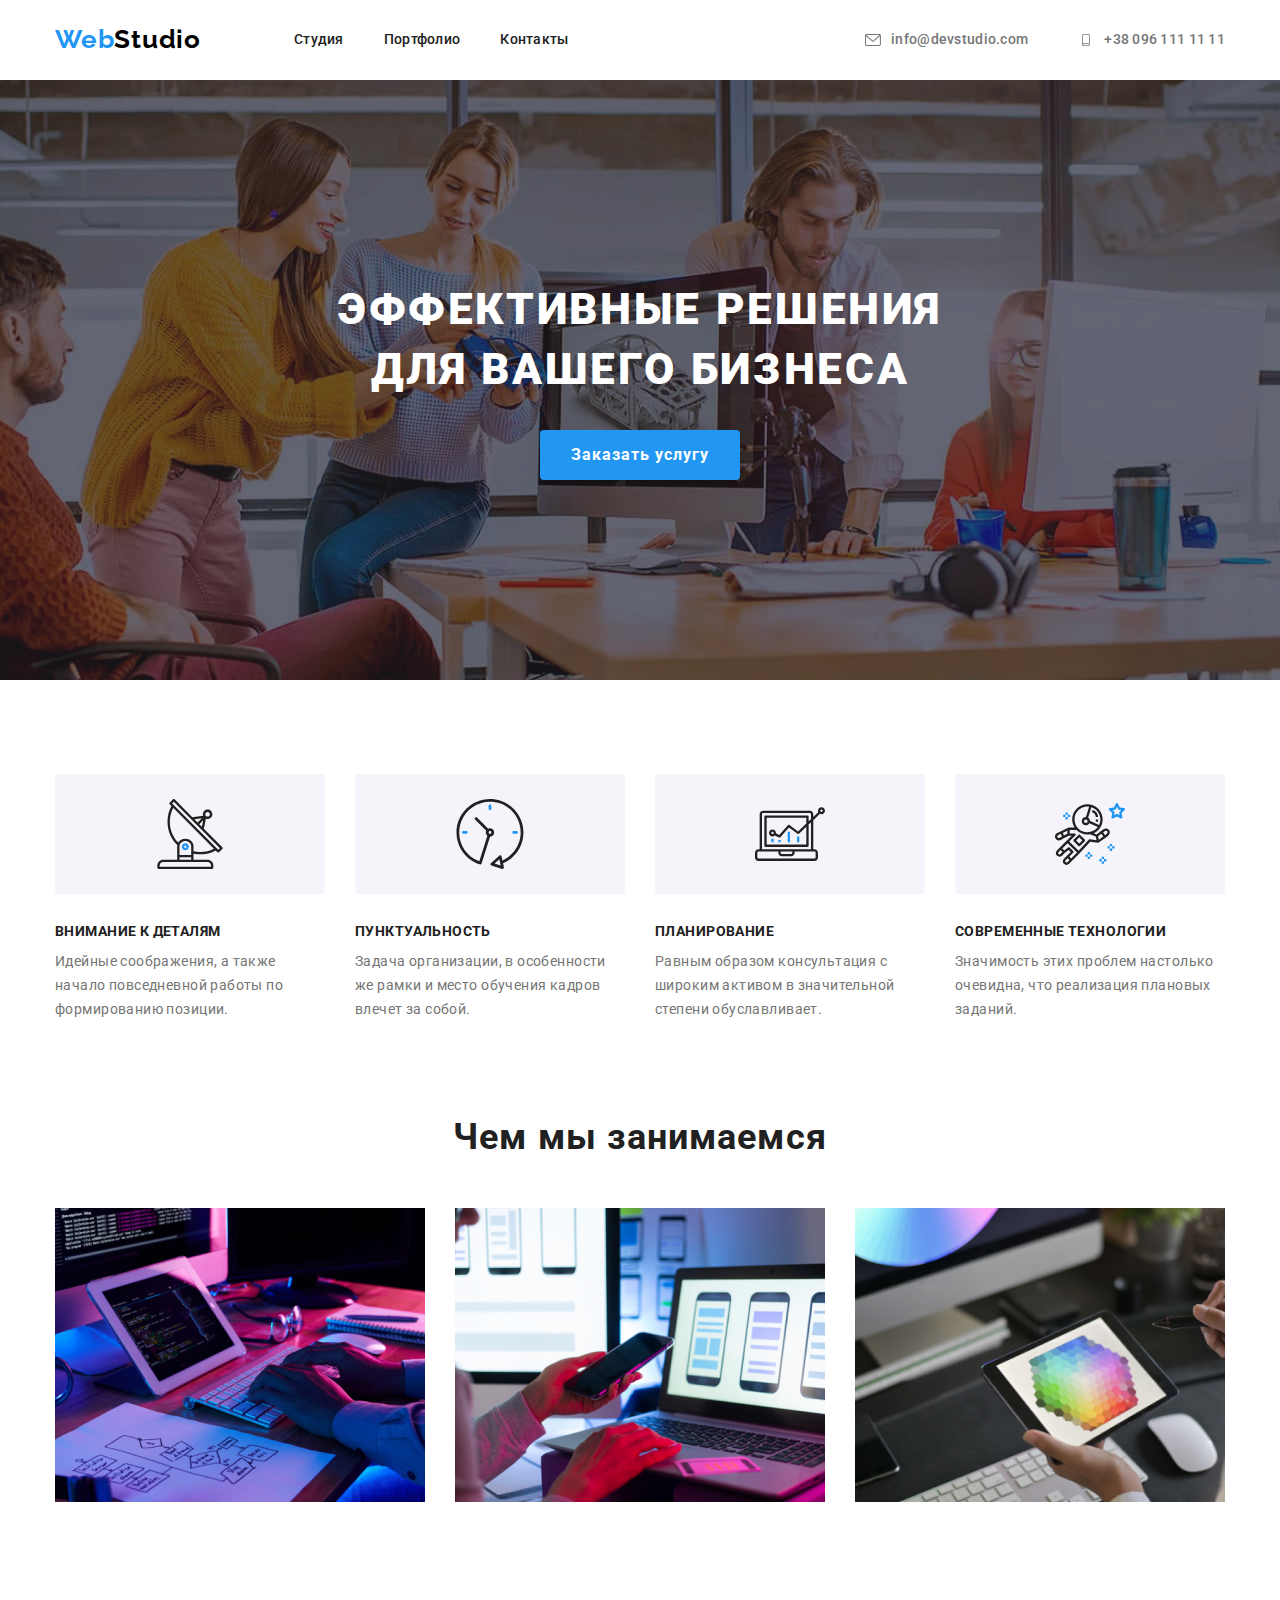
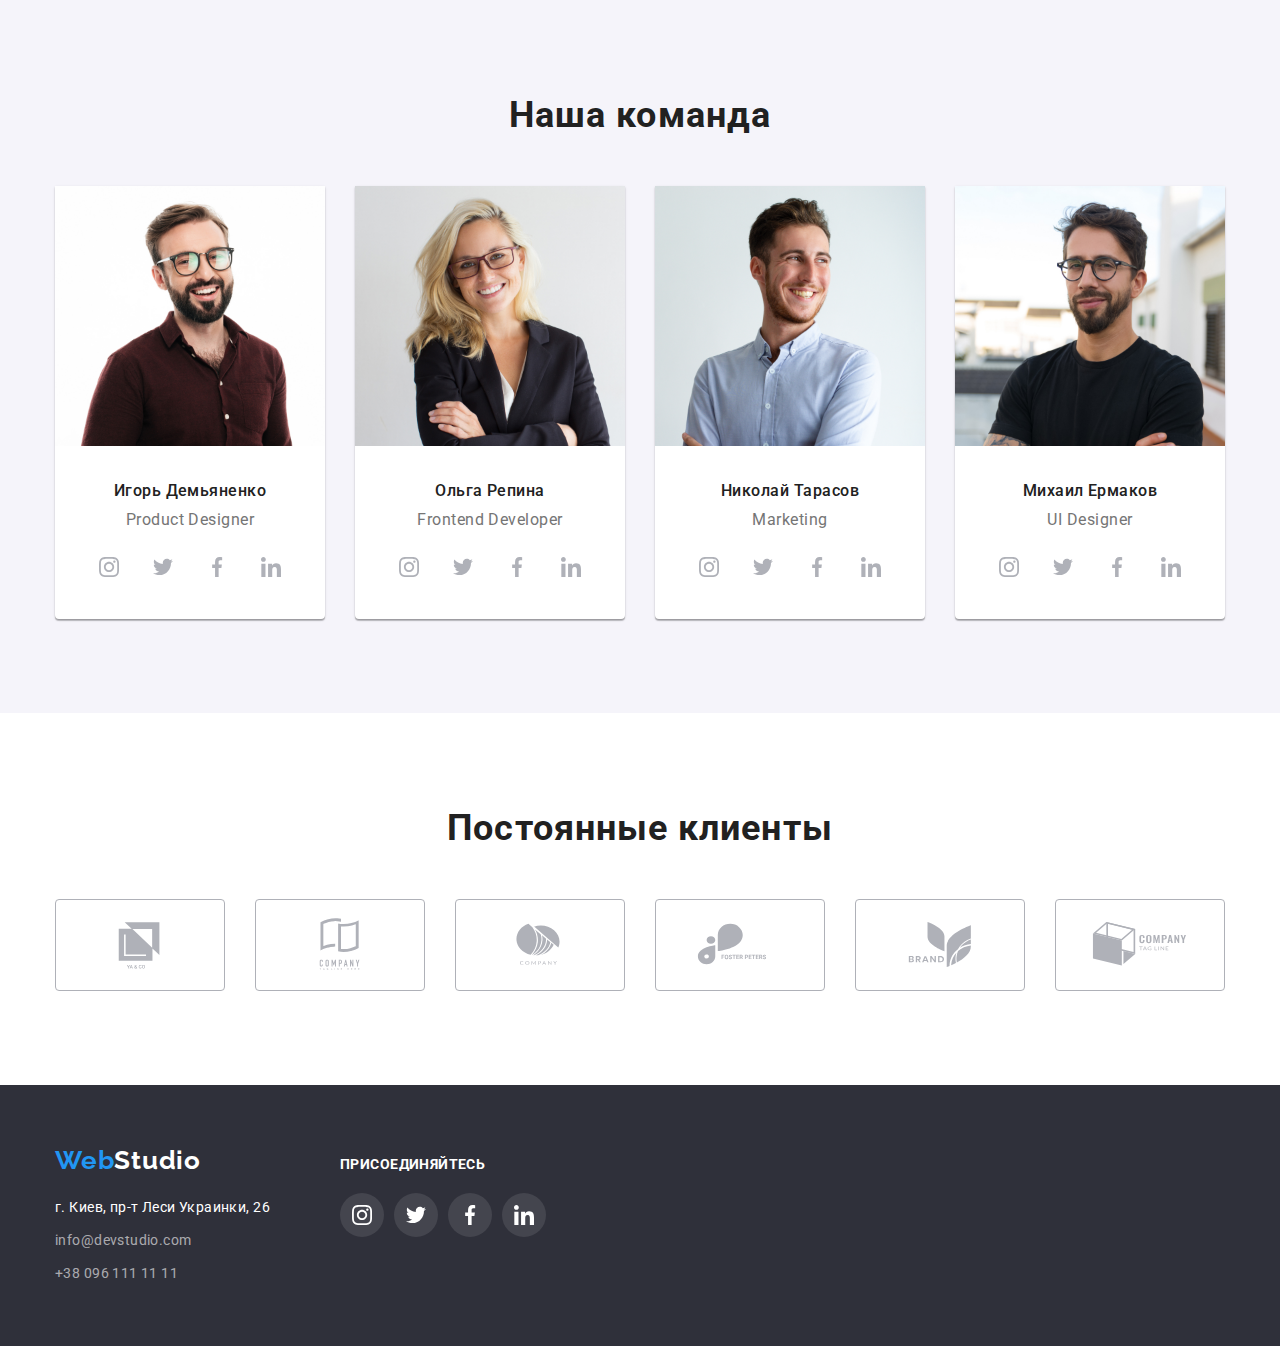
<file: index.html>
<!DOCTYPE html>
<html lang="ru">
  <head>
    <meta charset="UTF-8" />
    <meta http-equiv="X-UA-Compatible" content="IE=edge" />
    <meta name="viewport" content="width=device-width, initial-scale=1.0" />
    <link rel="preconnect" href="https://fonts.googleapis.com" />
    <link rel="preconnect" href="https://fonts.gstatic.com" crossorigin />
    <link
      href="https://fonts.googleapis.com/css2?family=Raleway:wght@700&family=Roboto:wght@400;500;700;900&display=swap"
      rel="stylesheet"
    />
    <link
      rel="stylesheet"
      href="https://cdnjs.cloudflare.com/ajax/libs/modern-normalize/1.1.0/modern-normalize.min.css"
    />
    <link rel="stylesheet" href="./css/styles.css" />
    <title>Document</title>
  </head>
  <body>
    <!--Шапка сайта-->
    <header class="header">
      <div class="container container-header">
        <nav class="container-nav">
          <a class="logo-header" href=""
            ><span class="logo-first">Web</span>Studio</a
          >
          <ul class="header-list list">
            <li class="header-item">
              <a class="header-link link" href="./index.html">Студия</a>
            </li>
            <li class="header-item">
              <a class="header-link link" href="./portfolio.html">Портфолио</a>
            </li>
            <li class="header-item">
              <a class="header-link link" href="">Контакты</a>
            </li>
          </ul>
        </nav>
        <div class="header-contact">
          <ul class="header-contacts-list list">
            <li class="header-mail-list">
              <a class="header-mail-link link" href="mailto:info@devstudio.com">
                <svg class="header-mail-icon" width="16" height="12">
                  <use href="./images/icons.svg#mail"></use>
                </svg>
                info@devstudio.com
              </a>
            </li>
            <li class="header-tel-list">
              <a class="header-tel-link link" href="tel:+380961111111">
                <svg class="header-tel-icon" width="16" height="12">
                  <use href="./images/icons.svg#smartphone"></use>
                </svg>
                +38 096 111 11 11</a
              >
            </li>
          </ul>
        </div>
      </div>
    </header>
    <main>
      <!--Баннер-->
      <section class="hero">
        <h1 class="hero-title">Эффективные решения <br />для вашего бизнеса</h1>
        <button type="button" class="hero-btn btn">Заказать услугу</button>
      </section>
      <!--ABOUT US-->
      <section class="about">
        <div class="container">
          <ul class="about-list list">
            <li class="about-item">
              <div class="about-icon-bcg">
                <svg class="about-icon" width="70" height="70">
                  <use href="./images/icons.svg#antenna"></use>
                </svg>
              </div>
              <h3 class="about-title title">Внимание к деталям</h3>
              <p class="about-text">
                Идейные соображения, а также начало повседневной работы по
                формированию позиции.
              </p>
            </li>
            <li class="about-item">
              <div class="about-icon-bcg">
                <svg class="about-icon" width="70" height="70">
                  <use href="./images/icons.svg#clock"></use>
                </svg>
              </div>
              <h3 class="about-title title">Пунктуальность</h3>
              <p class="about-text">
                Задача организации, в особенности же рамки и место обучения
                кадров влечет за собой.
              </p>
            </li>
            <li class="about-item">
              <div class="about-icon-bcg">
                <svg class="about-icon" width="70" height="70">
                  <use href="./images/icons.svg#diagram"></use>
                </svg>
              </div>
              <h3 class="about-title title">Планирование</h3>
              <p class="about-text">
                Равным образом консультация с широким активом в значительной
                степени обуславливает.
              </p>
            </li>
            <li class="about-item">
              <div class="about-icon-bcg">
                <svg class="about-icon" width="70" height="70">
                  <use href="./images/icons.svg#astronaut"></use>
                </svg>
              </div>
              <h3 class="about-title title">Современные технологии</h3>
              <p class="about-text">
                Значимость этих проблем настолько очевидна, что реализация
                плановых заданий.
              </p>
            </li>
          </ul>
        </div>
      </section>
      <!--WHAT WE DO-->
      <section class="gallery-section">
        <div class="container">
          <h2 class="gallery-title">Чем мы занимаемся</h2>
          <ul class="galery-list list">
            <li class="gallery-item">
              <img
                src="./images/box1.jpg"
                alt="человек и планшет"
                width="370"
              />
            </li>
            <li class="gallery-item">
              <img
                src="./images/box2.jpg"
                alt="ноутбук и человек с телефоном"
                width="370"
              />
            </li>
            <li class="gallery-item">
              <img src="./images/box3.jpg" alt="планшет в руках" width="370" />
            </li>
          </ul>
        </div>
      </section>
      <!----------------OUR TEAM------------- -->
      <section class="team-section">
        <div class="container">
          <h2 class="team-title">Наша команда</h2>
          <ul class="team-list list">
            <li class="team-item">
              <img
                src="./images/img1.jpg"
                alt="мужчина с бородой"
                width="270"
              />
              <div class="team-worker">
                <h3 class="team-name">Игорь Демьяненко</h3>
                <p class="team-profession">Product Designer</p>
                <ul class="team-icon-list list">
                  <li class="team-icon-item">
                    <a href="" class="team-icon-link">
                      <svg class="team-icon-svg" width="20" height="20">
                        <use href="./images/icons.svg#instagram"></use>
                      </svg>
                    </a>
                  </li>
                  <li class="team-icon-item">
                    <a href="" class="team-icon-link">
                      <svg class="team-icon-svg" width="20" height="20">
                        <use href="./images/icons.svg#twitter"></use>
                      </svg>
                    </a>
                  </li>
                  <li class="team-icon-item">
                    <a href="" class="team-icon-link">
                      <svg class="team-icon-svg" width="20" height="20">
                        <use href="./images/icons.svg#facebook"></use>
                      </svg>
                    </a>
                  </li>
                  <li class="team-icon-item">
                    <a href="" class="team-icon-link">
                      <svg class="team-icon-svg" width="20" height="20">
                        <use href="./images/icons.svg#linkedin"></use>
                      </svg>
                    </a>
                  </li>
                </ul>
              </div>
            </li>
            <li class="team-item">
              <img
                src="./images/img2.jpg"
                alt="девушка блондинка"
                width="270"
              />
              <div class="team-worker">
                <h3 class="team-name">Ольга Репина</h3>
                <p class="team-profession">Frontend Developer</p>
                <ul class="team-icon-list list">
                  <li class="team-icon-item">
                    <a href="" class="team-icon-link">
                      <svg class="team-icon-svg" width="20" height="20">
                        <use href="./images/icons.svg#instagram"></use>
                      </svg>
                    </a>
                  </li>
                  <li class="team-icon-item">
                    <a href="" class="team-icon-link">
                      <svg class="team-icon-svg" width="20" height="20">
                        <use href="./images/icons.svg#twitter"></use>
                      </svg>
                    </a>
                  </li>
                  <li class="team-icon-item">
                    <a href="" class="team-icon-link">
                      <svg class="team-icon-svg" width="20" height="20">
                        <use href="./images/icons.svg#facebook"></use>
                      </svg>
                    </a>
                  </li>
                  <li class="team-icon-item">
                    <a href="" class="team-icon-link">
                      <svg class="team-icon-svg" width="20" height="20">
                        <use href="./images/icons.svg#linkedin"></use>
                      </svg>
                    </a>
                  </li>
                </ul>
              </div>
            </li>
            <li class="team-item">
              <img src="./images/img3.jpg" alt="парень улыбается" width="270" />
              <div class="team-worker">
                <h3 class="team-name">Николай Тарасов</h3>
                <p class="team-profession">Marketing</p>
                <ul class="team-icon-list list">
                  <li class="team-icon-item">
                    <a href="" class="team-icon-link">
                      <svg class="team-icon-svg" width="20" height="20">
                        <use href="./images/icons.svg#instagram"></use>
                      </svg>
                    </a>
                  </li>
                  <li class="team-icon-item">
                    <a href="" class="team-icon-link">
                      <svg class="team-icon-svg" width="20" height="20">
                        <use href="./images/icons.svg#twitter"></use>
                      </svg>
                    </a>
                  </li>
                  <li class="team-icon-item">
                    <a href="" class="team-icon-link">
                      <svg class="team-icon-svg" width="20" height="20">
                        <use href="./images/icons.svg#facebook"></use>
                      </svg>
                    </a>
                  </li>
                  <li class="team-icon-item">
                    <a href="" class="team-icon-link">
                      <svg class="team-icon-svg" width="20" height="20">
                        <use href="./images/icons.svg#linkedin"></use>
                      </svg>
                    </a>
                  </li>
                </ul>
              </div>
            </li>
            <li class="team-item">
              <img src="./images/img4.jpg" alt="парень серьезный" width="270" />
              <div class="team-worker">
                <h3 class="team-name">Михаил Ермаков</h3>
                <p class="team-profession">UI Designer</p>
                <ul class="team-icon-list list">
                  <li class="team-icon-item">
                    <a href="" class="team-icon-link">
                      <svg class="team-icon-svg" width="20" height="20">
                        <use href="./images/icons.svg#instagram"></use>
                      </svg>
                    </a>
                  </li>
                  <li class="team-icon-item">
                    <a href="" class="team-icon-link">
                      <svg class="team-icon-svg" width="20" height="20">
                        <use href="./images/icons.svg#twitter"></use>
                      </svg>
                    </a>
                  </li>
                  <li class="team-icon-item">
                    <a href="" class="team-icon-link">
                      <svg class="team-icon-svg" width="20" height="20">
                        <use href="./images/icons.svg#facebook"></use>
                      </svg>
                    </a>
                  </li>
                  <li class="team-icon-item">
                    <a href="" class="team-icon-link">
                      <svg class="team-icon-svg" width="20" height="20">
                        <use href="./images/icons.svg#linkedin"></use>
                      </svg>
                    </a>
                  </li>
                </ul>
              </div>
            </li>
          </ul>
        </div>
      </section>
      <!-- ------------CLIENTS---------------- -->
      <section class="clients">
        <div class="container">
          <h2 class="clients-title">Постоянные клиенты</h2>
          <ul class="clients-list list">
            <li class="cliets-item">
              <a href="" class="clients-link">
                <svg class="clients-icon" width="106" height="60">
                  <use href="./images/icons.svg#logo1"></use>
                </svg>
              </a>
            </li>
            <li class="cliets-item">
              <a href="" class="clients-link">
                <svg class="clients-icon" width="106" height="60">
                  <use href="./images/icons.svg#logo2"></use>
                </svg>
              </a>
            </li>
            <li class="cliets-item">
              <a href="" class="clients-link">
                <svg class="clients-icon" width="106" height="60">
                  <use href="./images/icons.svg#logo3"></use>
                </svg>
              </a>
            </li>
            <li class="cliets-item">
              <a href="" class="clients-link">
                <svg class="clients-icon" width="106" height="60">
                  <use href="./images/icons.svg#logo4"></use>
                </svg>
              </a>
            </li>
            <li class="cliets-item">
              <a href="" class="clients-link">
                <svg class="clients-icon" width="106" height="60">
                  <use href="./images/icons.svg#logo5"></use>
                </svg>
              </a>
            </li>
            <li class="cliets-item">
              <a href="" class="clients-link">
                <svg class="clients-icon" width="106" height="60">
                  <use href="./images/icons.svg#logo6"></use>
                </svg>
              </a>
            </li>
          </ul>
        </div>
      </section>
    </main>
    <footer class="footer">
      <div class="footer-container container">
        <div class="container-footer-box">
          <div class="container-logo-footer">
            <a class="logo-footer" href=""
              ><span class="logo-first">Web</span>Studio</a
            >
          </div>
          <address href="" class="footer-address">
            г. Киев, пр-т Леси Украинки, 26
          </address>
          <ul class="list">
            <li class="footer-mail">
              <a class="footer-contacts link" href="mailto:info@devstudio.com"
                >info@devstudio.com</a
              >
            </li>
            <li class="footer-tell">
              <a class="footer-contacts link" href="tel:+380961111111"
                >+38 096 111 11 11</a
              >
            </li>
          </ul>
        </div>
        <div class="footer-icon">
          <h3 class="footer-title">присоединяйтесь</h3>
          <ul class="footer-icon-list list">
            <li class="footer-icon-item">
              <a href="" class="footer-icon-link">
                <svg class="footer-icon-svg" width="20" height="20">
                  <use href="./images/icons.svg#instagram"></use>
                </svg>
              </a>
            </li>
            <li class="footer-icon-item">
              <a href="" class="footer-icon-link">
                <svg class="footer-icon-svg" width="20" height="20">
                  <use href="./images/icons.svg#twitter"></use>
                </svg>
              </a>
            </li>
            <li class="footer-icon-item">
              <a href="" class="footer-icon-link">
                <svg class="footer-icon-svg" width="20" height="20">
                  <use href="./images/icons.svg#facebook"></use>
                </svg>
              </a>
            </li>
            <li class="footer-icon-item">
              <a href="" class="footer-icon-link">
                <svg class="footer-icon-svg" width="20" height="20">
                  <use href="./images/icons.svg#linkedin"></use>
                </svg>
              </a>
            </li>
          </ul>
        </div>
      </div>
    </footer>
  </body>
</html>
</file>
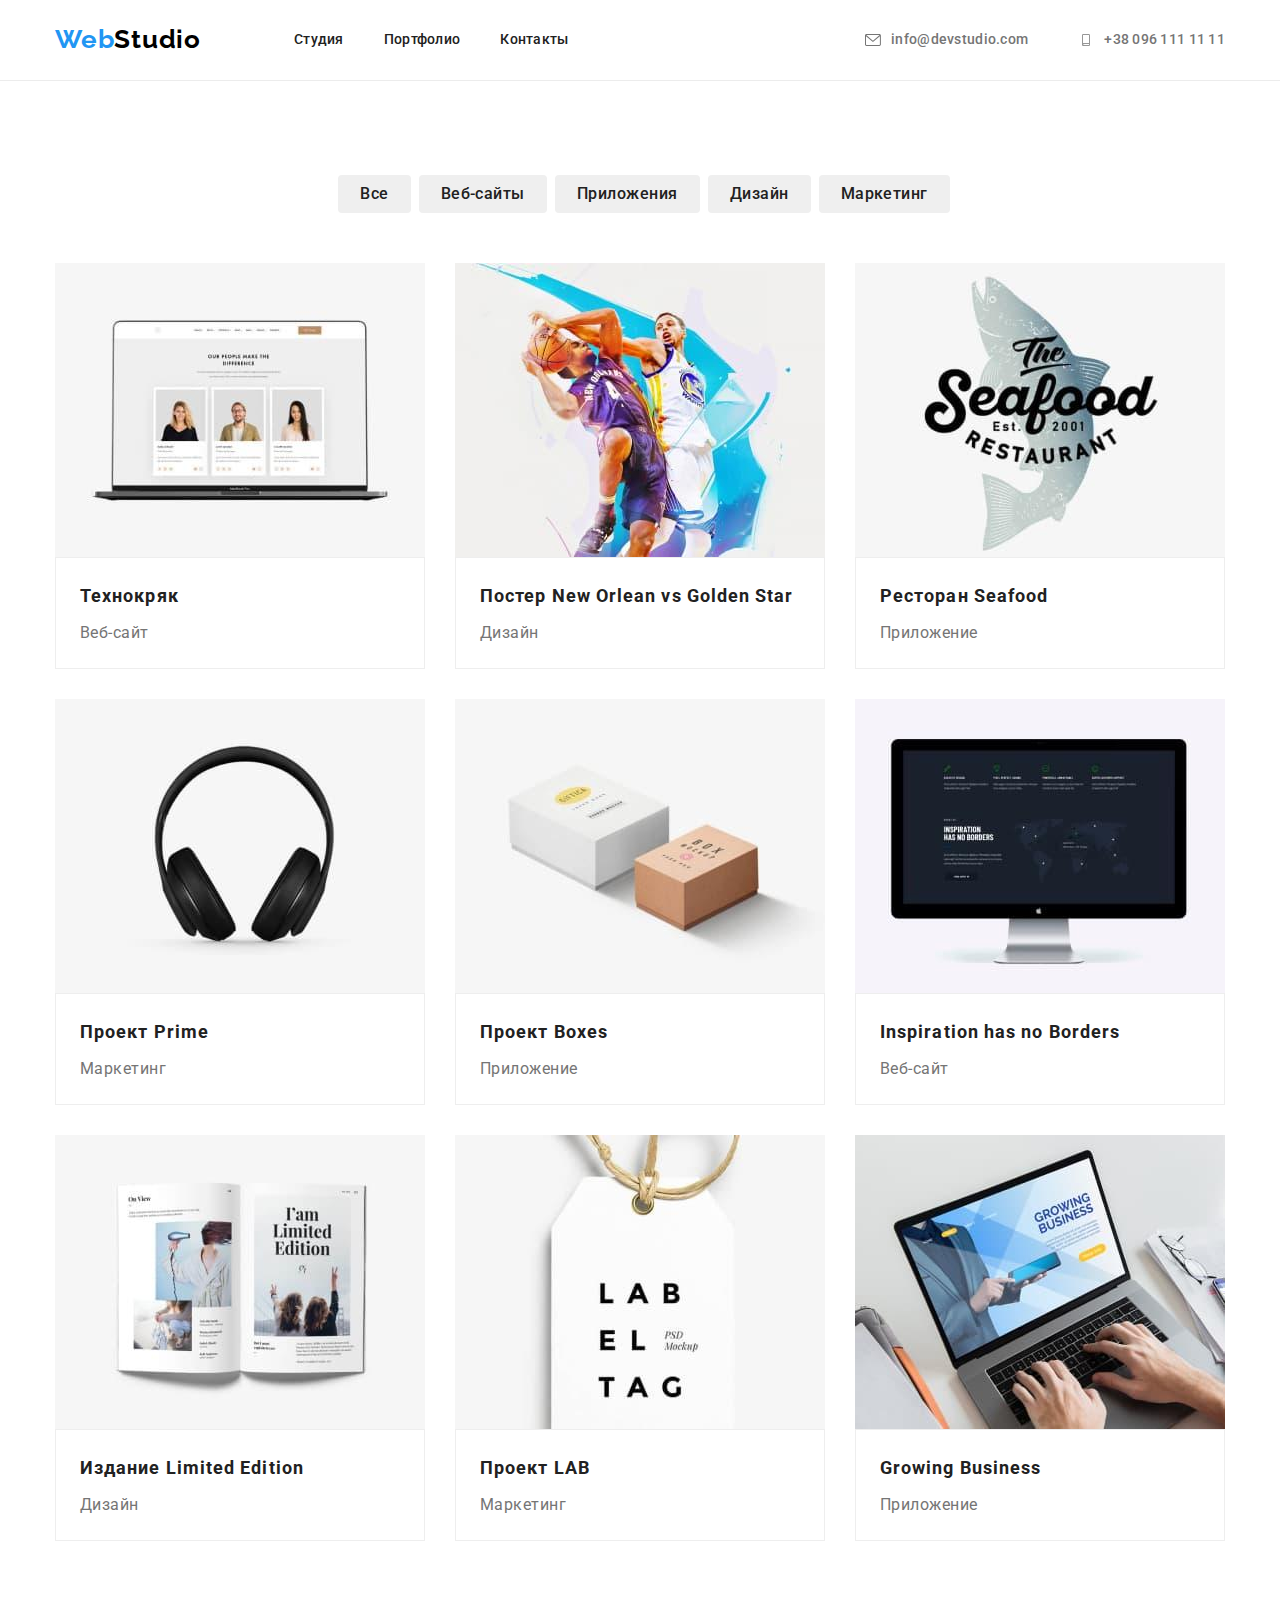
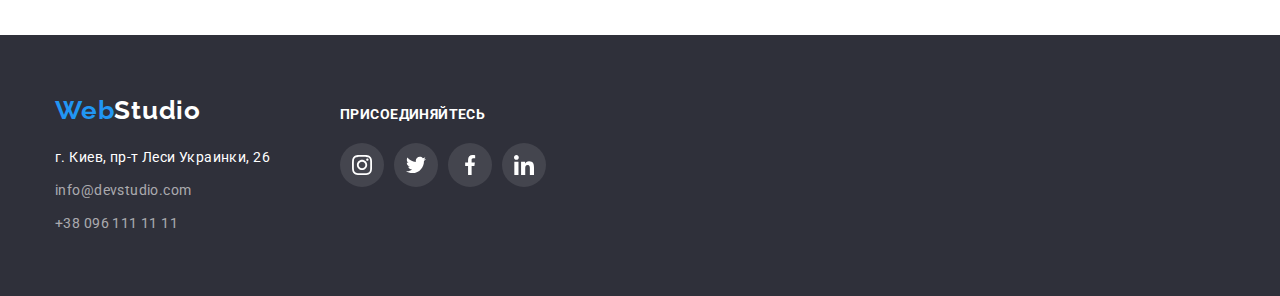
<file: portfolio.html>
<!DOCTYPE html>
<html lang="ru">
  <head>
    <meta charset="UTF-8" />
    <meta http-equiv="X-UA-Compatible" content="IE=edge" />
    <meta name="viewport" content="width=device-width, initial-scale=1.0" />
    <link rel="preconnect" href="https://fonts.googleapis.com" />
    <link rel="preconnect" href="https://fonts.gstatic.com" crossorigin />
    <link
      href="https://fonts.googleapis.com/css2?family=Raleway:wght@700&family=Roboto:wght@400;500;700;900&display=swap"
      rel="stylesheet"
    />
    <link
      rel="stylesheet"
      href="https://cdnjs.cloudflare.com/ajax/libs/modern-normalize/1.1.0/modern-normalize.min.css"
    />
    <link rel="stylesheet" href="./css/styles.css" />
    <title>Document</title>
  </head>
  <body>
    <!--Шапка сайта-->
    <header class="header-portfolio header">
      <div class="container container-header">
        <nav class="container-nav">
          <a class="logo-header" href=""
            ><span class="logo-first">Web</span>Studio</a
          >
          <ul class="header-list list">
            <li class="header-item">
              <a class="header-link link" href="./index.html">Студия</a>
            </li>
            <li class="header-item">
              <a class="header-link link" href="./portfolio.html">Портфолио</a>
            </li>
            <li class="header-item">
              <a class="header-link link" href="">Контакты</a>
            </li>
          </ul>
        </nav>
        <div class="header-contact">
          <ul class="header-contacts-list list">
            <li class="header-mail-list">
              <a class="header-mail-link link" href="mailto:info@devstudio.com">
                <svg class="header-mail-icon" width="16" height="12">
                  <use href="./images/icons.svg#mail"></use>
                </svg>
                info@devstudio.com
              </a>
            </li>
            <li class="header-tel-list">
              <a class="header-tel-link link" href="tel:+380961111111">
                <svg class="header-tel-icon" width="16" height="12">
                  <use href="./images/icons.svg#smartphone"></use>
                </svg>
                +38 096 111 11 11</a
              >
            </li>
          </ul>
        </div>
      </div>
    </header>
    <main>
      <!-- Наши проекты -->
      <section class="projects">
        <h1 class="projects-title">Наши проекты</h1>
        <div class="container-projects container">
          <ul class="projects-list list">
            <li class="projects-item">
              <button
                href=""
                class="projects-link btn-portfolio btn-portfolio-text"
                type="button"
              >
                Все
              </button>
            </li>
            <li class="projects-item">
              <button
                href=""
                class="projects-link btn-portfolio btn-portfolio-text"
                type="button"
              >
                Веб-сайты
              </button>
            </li>
            <li class="projects-item">
              <button
                href=""
                class="projects-link btn-portfolio btn-portfolio-text"
                type="button"
              >
                Приложения
              </button>
            </li>
            <li class="projects-item">
              <button
                href=""
                class="projects-link btn-portfolio btn-portfolio-text"
                type="button"
              >
                Дизайн
              </button>
            </li>
            <li class="projects-item">
              <button
                href=""
                class="projects-link btn-portfolio btn-portfolio-text"
                type="button"
              >
                Маркетинг
              </button>
            </li>
          </ul>
        </div>
        <div class="container">
          <ul class="work-list list">
            <li class="work-item">
              <a class="work-link link" href="">
                <img
                  class="work-picture no-gap"
                  src="./images/portfolio1.jpg"
                  alt="трое людей"
                  width="370"
                />
                <div class="work-border">
                  <h2 class="company">Технокряк</h2>
                  <p class="company-work">Веб-сайт</p>
                </div>
              </a>
            </li>
            <li class="work-item">
              <a class="work-link link" href=""
                ><img
                  class="work-picture no-gap"
                  src="./images/portfolio2.jpg"
                  alt="двое баскетболистов с мячом"
                  width="370"
                />
                <div class="work-border">
                  <h2 class="company">
                    Постер <span lang="en">New Orlean vs Golden Star</span>
                  </h2>
                  <p class="company-work">Дизайн</p>
                </div>
              </a>
            </li>
            <li class="work-item">
              <a class="work-link link" href=""
                ><img
                  class="work-picture no-gap"
                  src="./images/portfolio3.jpg"
                  alt="логотип"
                  width="370"
                />
                <div class="work-border">
                  <h2 class="company">
                    Ресторан <span lang="en">Seafood</span>
                  </h2>
                  <p class="company-work">Приложение</p>
                </div>
              </a>
            </li>
            <li class="work-item">
              <a class="work-link link" href=""
                ><img
                  class="work-picture no-gap"
                  src="./images/portfolio4.jpg"
                  alt="наушники"
                  width="370"
                />
                <div class="work-border">
                  <h2 class="company">Проект <span lang="en">Prime</span></h2>
                  <p class="company-work">Маркетинг</p>
                </div>
              </a>
            </li>
            <li class="work-item">
              <a class="work-link link" href=""
                ><img
                  class="work-picture no-gap"
                  src="./images/portfolio5.jpg"
                  alt="два кубика"
                  width="370"
                />
                <div class="work-border">
                  <h2 class="company">Проект <span lang="en">Boxes</span></h2>
                  <p class="company-work">Приложение</p>
                </div>
              </a>
            </li>
            <li class="work-item">
              <a class="work-link link" href=""
                ><img
                  class="work-picture no-gap"
                  src="./images/portfolio6.jpg"
                  alt="монитор"
                  width="370"
                />
                <div class="work-border">
                  <h2 class="company" lang="en">Inspiration has no Borders</h2>
                  <p class="company-work">Веб-сайт</p>
                </div>
              </a>
            </li>
            <li class="work-item">
              <a class="work-link link" href=""
                ><img
                  class="work-picture no-gap"
                  src="./images/portfolio7.jpg"
                  alt="книга"
                  width="370"
                />
                <div class="work-border">
                  <h2 class="company">
                    Издание <span lang="en">Limited Edition</span>
                  </h2>
                  <p class="company-work">Дизайн</p>
                </div>
              </a>
            </li>
            <li class="work-item">
              <a class="work-link link" href=""
                ><img
                  class="work-picture no-gap"
                  src="./images/portfolio8.jpg"
                  alt="логотип"
                  width="370"
                />
                <div class="work-border">
                  <h2 class="company">Проект <span lang="en">LAB</span></h2>
                  <p class="company-work">Маркетинг</p>
                </div>
              </a>
            </li>
            <li class="work-item">
              <a class="work-link link" href=""
                ><img
                  class="work-picture no-gap"
                  src="./images/portfolio9.jpg"
                  alt="руки на ноутбуке"
                  width="370"
                />
                <div class="work-border">
                  <h2 class="company" lang="en">Growing Business</h2>
                  <p class="company-work">Приложение</p>
                </div>
              </a>
            </li>
          </ul>
        </div>
      </section>
    </main>
    <footer class="footer">
      <div class="footer-container container">
        <div class="container-footer-box">
          <div class="container-logo-footer">
            <a class="logo-footer" href=""
              ><span class="logo-first">Web</span>Studio</a
            >
          </div>
          <address href="" class="footer-address">
            г. Киев, пр-т Леси Украинки, 26
          </address>
          <ul class="list">
            <li class="footer-mail">
              <a class="footer-contacts link" href="mailto:info@devstudio.com"
                >info@devstudio.com</a
              >
            </li>
            <li class="footer-tell">
              <a class="footer-contacts link" href="tel:+380961111111"
                >+38 096 111 11 11</a
              >
            </li>
          </ul>
        </div>
        <div class="footer-icon">
          <h3 class="footer-title">присоединяйтесь</h3>
          <ul class="footer-icon-list list">
            <li class="footer-icon-item">
              <a href="" class="footer-icon-link">
                <svg class="footer-icon-svg" width="20" height="20">
                  <use href="./images/icons.svg#instagram"></use>
                </svg>
              </a>
            </li>
            <li class="footer-icon-item">
              <a href="" class="footer-icon-link">
                <svg class="footer-icon-svg" width="20" height="20">
                  <use href="./images/icons.svg#twitter"></use>
                </svg>
              </a>
            </li>
            <li class="footer-icon-item">
              <a href="" class="footer-icon-link">
                <svg class="footer-icon-svg" width="20" height="20">
                  <use href="./images/icons.svg#facebook"></use>
                </svg>
              </a>
            </li>
            <li class="footer-icon-item">
              <a href="" class="footer-icon-link">
                <svg class="footer-icon-svg" width="20" height="20">
                  <use href="./images/icons.svg#linkedin"></use>
                </svg>
              </a>
            </li>
          </ul>
        </div>
      </div>
    </footer>
  </body>
</html>
</file>
<file: css/styles.css>
html {
  box-sizing: border-box;
}

/* *,
*::before,
*::after {
  box-sizing: inherit;
} */

:root {
  --primary-title-color: #212121;
  --accent-color: #2196f3;
  --secondary-color: #757575;
  --background-color: #ffffff;
}

p,
h1,
h2,
h3,
h4,
h5,
h6 {
  margin: 0;
}

ul {
  margin: 0;
  padding: 0;
}

body {
  font-family: "Roboto", sans-serif;
  background-color: var(--background-color);
}

.link {
  text-decoration: none;
}

.list {
  list-style-type: none;
  margin: 0;
}

.container {
  width: 1200px;
  padding-left: 15px;
  padding-right: 15px;
  margin-left: auto;
  margin-right: auto;
}

/* --------------HEADER-------------- */

.logo-header {
  font-family: Raleway;
  font-weight: 700;
  font-size: 26px;
  line-height: 1.2;
  letter-spacing: 0.03em;
  color: #000000;
  text-decoration: none;
}

.logo-header {
  margin-right: 93px;
}

.logo-first {
  color: var(--accent-color);
}

.header-list {
  display: flex;
}

.header-link {
  font-weight: 500;
  font-size: 14px;
  line-height: 1.14;
  letter-spacing: 0.02em;
  color: var(--primary-title-color);
}

.header-item:not(:last-child) {
  margin-right: 40px;
}

.link:hover,
.link:focus {
  color: var(--accent-color);
}

.container-header {
  display: flex;
}

.container-nav {
  display: flex;
  align-items: center;
}

.header {
  border-color: #ececec;
  padding-top: 24px;
  padding-bottom: 25px;
}

.header-mail-link,
.header-tel-link {
  display: flex;
  align-items: center;
  font-weight: 500;
  font-size: 14px;
  line-height: 1.14;
  letter-spacing: 0.02em;
  color: var(--secondary-color);
}

.header-contact {
  margin-left: auto;
  display: flex;
  align-items: center;
}

.header-contacts-list {
  display: flex;
}

.header-mail-list .header-tel-list {
  display: flex;
}

.header-tel-list {
  margin-left: 50px;
}

.header-mail-icon,
.header-tel-icon {
  fill: currentColor;
  margin-right: 10px;
}

/* --------------HERO-------------- */

.hero {
  background-color:#2f303a;
  background-image: url(../images/herobcg.png),url(../images/hero.jpg);
  background-repeat: no-repeat;
  background-position: center;
  background-size: cover;
  max-width: 1600px;
  padding-top: 200px;
  padding-bottom: 200px;
  margin-left: auto;
  margin-right: auto;
}

.hero-title {
  font-weight: 900;
  font-size: 44px;
  line-height: 1.36;
  text-align: center;
  letter-spacing: 0.06em;
  text-transform: uppercase;
  color: var(--background-color);
  width: 696px;
  margin: 0 auto;
  margin-bottom: 30px;
}

.btn {
  font-weight: bold;
  font-size: 16px;
  line-height: 1.87;
  display: flex;
  align-items: center;
  text-align: center;
  letter-spacing: 0.06em;
  color: var(--background-color);
  width: 200px;
  height: 50px;
  background: #2196f3;
  box-shadow: 0px 4px 4px rgba(0, 0, 0, 0.15);
  border-radius: 4px;
  border: none;
  justify-content: center;
  cursor: pointer;
}

.hero-btn {
  margin: 0 auto;
}

/* --------------ABOUT US-------------- */

.about {
  padding-top: 94px;
}

.about-list {
  display: flex;
  margin-left: -30px;
}

.about-item {
  flex-basis: calc(100% / 4 - 30px);
  margin-left: 30px;
}

.about-icon-bcg{
  width: 270px;
  height: 120px;
  display: flex;
  background: #F5F4FA;
  justify-content: center;
  align-items: center;
  border-radius: 4px;
  margin-bottom: 30px;
}

.about-title {
  margin-bottom: 10px;
}

.title {
  font-weight: 700;
  font-size: 14px;
  line-height: 1.14;
  letter-spacing: 0.03em;
  text-transform: uppercase;
  color: var(--primary-title-color);
}

.about-text {
  font-size: 14px;
  line-height: 1.71;
  letter-spacing: 0.03em;
  color: var(--secondary-color);
}

/* --------------WHAT WE DO-------------- */

.gallery-title,
.team-title {
  font-weight: 700;
  font-size: 36px;
  line-height: 1.17;
  text-align: center;
  letter-spacing: 0.03em;
  color: var(--primary-title-color);
  margin-bottom: 50px;
}

.gallery-section {
  display: flex;
  padding-top: 94px;
  padding-bottom: 94px;
}

.galery-list {
  display: flex;
  margin-left: -30px;
}

.gallery-item {
  flex-basis: calc(100% / 3 - 30px);
  margin-left: 30px;
}

/* --------------OUR TEAM-------------- */

.team-name {
  font-weight: 500;
  font-size: 16px;
  line-height: 1.19;
  text-align: center;
  letter-spacing: 0.03em;
  color: var(--primary-title-color);
  margin-bottom: 10px;
}

.team-profession {
  font-size: 16px;
  line-height: 1.19;
  text-align: center;
  letter-spacing: 0.03em;
  color: var(--secondary-color);
}

.team-section {
  padding-top: 94px;
  padding-bottom: 94px;
  background: #f5f4fa;
}

.team-list {
  display: flex;
  margin-left: -30px;
}

.team-item {
  flex-basis: calc(100% / 4 - 30px);
  margin-left: 30px;
  box-shadow: 0px 1px 3px rgba(0, 0, 0, 0.12), 0px 1px 1px rgba(0, 0, 0, 0.14), 0px 2px 1px rgba(0, 0, 0, 0.2);
  border-radius: 0px 0px 4px 4px;
  background:var(--background-color);
}

.team-worker {
  padding-top: 30px;
  padding-bottom: 30px;
}

.team-icon-list {
  display: flex;
  align-items: center;
  justify-content: center;
  margin-top: 16px;
}

.team-icon-item:not(:first-child) {
  display: flex;
  align-items: center;
  justify-content: center;
  margin-left: 10px;
}

.team-icon-link{
  display: flex;
  justify-content: center;
  align-items: center;
  width: 44px;
  height: 44px;
  border-radius: 50%;
  cursor: pointer;
}

.team-icon-svg{
  fill:#AFB1B8; 
}

.team-icon-link:hover .team-icon-svg,
.team-icon-link:focus .team-icon-svg{
  fill:var(--background-color); 
}

.team-icon-link:hover,
.team-icon-link:focus {
  background-color: var(--accent-color);
}

/* --------------OUR CLIENTS-------------*/

.clients{
  padding-top: 94px;
  padding-bottom: 94px;
}

.clients-title{
  font-weight: 700;
font-size: 36px;
line-height: 1.17;
text-align: center;
letter-spacing: 0.03em;
color: var(--primary-title-color);
margin-bottom: 50px;
}

.clients-list{
  display: flex;
  justify-content: center;
  margin-left: -30px;
}

.clients-link{
  width: 170px;
  height: 92px;
  display: flex;
  justify-content: center;
  align-items: center;
  border: 1px solid #AFB1B8;
  box-sizing: border-box;
  border-radius: 4px;
  margin-left: 30px;
  cursor: pointer;
}  

.clients-icon{
fill: #AFB1B8;
}

.clients-link:hover .clients-icon,
.clients-link:focus .clients-icon {
  fill:var(--accent-color);
} 

.clients-link:hover,
.clients-link:focus{
  border-color: var(--accent-color);
}


/* --------------FOOTER-------------- */

.footer{
  background-color: #2f303a;
  padding-top: 60px;
  padding-bottom: 60px;
}

.footer-container{
  display: flex;
  flex-direction: row;
}

.container-footer-box{
  margin-right: 70px;
}

.logo-footer {
  font-family: Raleway;
  font-weight: 700;
  font-size: 26px;
  line-height: 1.2;
  letter-spacing: 0.03em;
  color: var(--background-color);
  text-decoration: none;
}

.footer-address {
  font-style: normal;
  font-size: 14px;
  line-height: 1.71;
  letter-spacing: 0.03em;
  color: var(--background-color);
  margin-bottom: 9px;
}

.footer-contacts {
  font-size: 14px;
  line-height: 1.71;
  letter-spacing: 0.03em;
  color: rgba(255, 255, 255, 0.6);
}

.container-logo-footer {
  margin-bottom: 20px;
}

.footer-mail {
  margin-bottom: 9px;
}

.footer-title{
  font-weight: 700;
  font-size: 14px;
  line-height: 1.14;
  letter-spacing: 0.03em;
  text-transform: uppercase;
  color:var(--background-color);
  margin-bottom: 20px;
}

.footer-icon-list {
  display: flex;
  align-items: center;
  margin-top: 16px;
}

.footer-icon-item:not(:first-child) {
  display: flex;
  align-items: center;
  justify-content: center;
  margin-left: 10px;
}

.footer-icon-link{
  display: flex;
  justify-content: center;
  align-items: center;
  width: 44px;
  height: 44px;
  border-radius: 50%;
  cursor: pointer;
  background: rgba(255, 255, 255, 0.1);
}

.footer-icon-svg{
  fill:var(--background-color); 
}

.footer-icon-link:hover .footer-icon-svg,
.footer-icon-link:focus .footer-icon-svg{
  fill:var(--background-color); 
}

.footer-icon-link:hover,
.footer-icon-link:focus{
  background-color: var(--accent-color);
}

.footer-icon{
  padding-top: 12px;
}

/* --------------PORTFOLIO-------------- */

.header-portfolio {
  border-bottom: 1px solid #ececec;
}

.projects {
  padding-top: 94px;
  padding-bottom: 94px;
}

.container-projects {
  margin-bottom: 50px;
}

.projects-title {
  display: none;
}

.projects-list {
  display: flex;
  justify-content: center;
}

.projects-link {
  margin-left: 8px;
  padding: 6px 22px;
}

.btn-portfolio:hover,
.btn-portfolio:focus {
  background-color: var(--accent-color);
  color: var(--background-color);
  cursor: pointer;
  border: none;
  background: var(--accent-color);
  box-shadow: 0px 3px 1px rgba(0, 0, 0, 0.1), 0px 1px 2px rgba(0, 0, 0, 0.08), 0px 2px 2px rgba(0, 0, 0, 0.12);
}

.btn-portfolio-text {
  font-family: inherit;
  font-weight: 500;
  font-size: 16px;
  line-height: 1.62;
  text-align: center;
  letter-spacing: 0.03em;
  color: var(--primary-title-color);
  border-radius: 4px;
  border: none;
}

.work-list {
  display: flex;
  flex-wrap: wrap;
  margin-left: -30px;
  margin-bottom: -30px;
}

.work-link {
  display:block;
}

.work-item {
  display: block;
  flex-basis: calc(100% / 3 - 30px);
  background: #ffffff;
  box-sizing: border-box;
  margin-left: 30px;
  margin-bottom: 30px;
  max-width: 370px;
}
.work-item:hover,
.work-item:focus{
  box-shadow: 0px 1px 1px rgba(0, 0, 0, 0.12), 0px 4px 4px rgba(0, 0, 0, 0.06), 1px 4px 6px rgba(0, 0, 0, 0.16);
}

.work-border {
  display: block;
  padding: 20px 24px;
  border: 1px solid #eeeeee;
}

.company {
  font-weight: 700;
  font-size: 18px;
  line-height: 2;
  letter-spacing: 0.06em;
  color: var(--primary-title-color);
  margin-bottom: 4px;
}

.company-work {
  font-size: 16px;
  line-height: 1.87;
  letter-spacing: 0.03em;
  color: var(--secondary-color);
}

.work-picture.no-gap{
  display: block;
}
</file>
